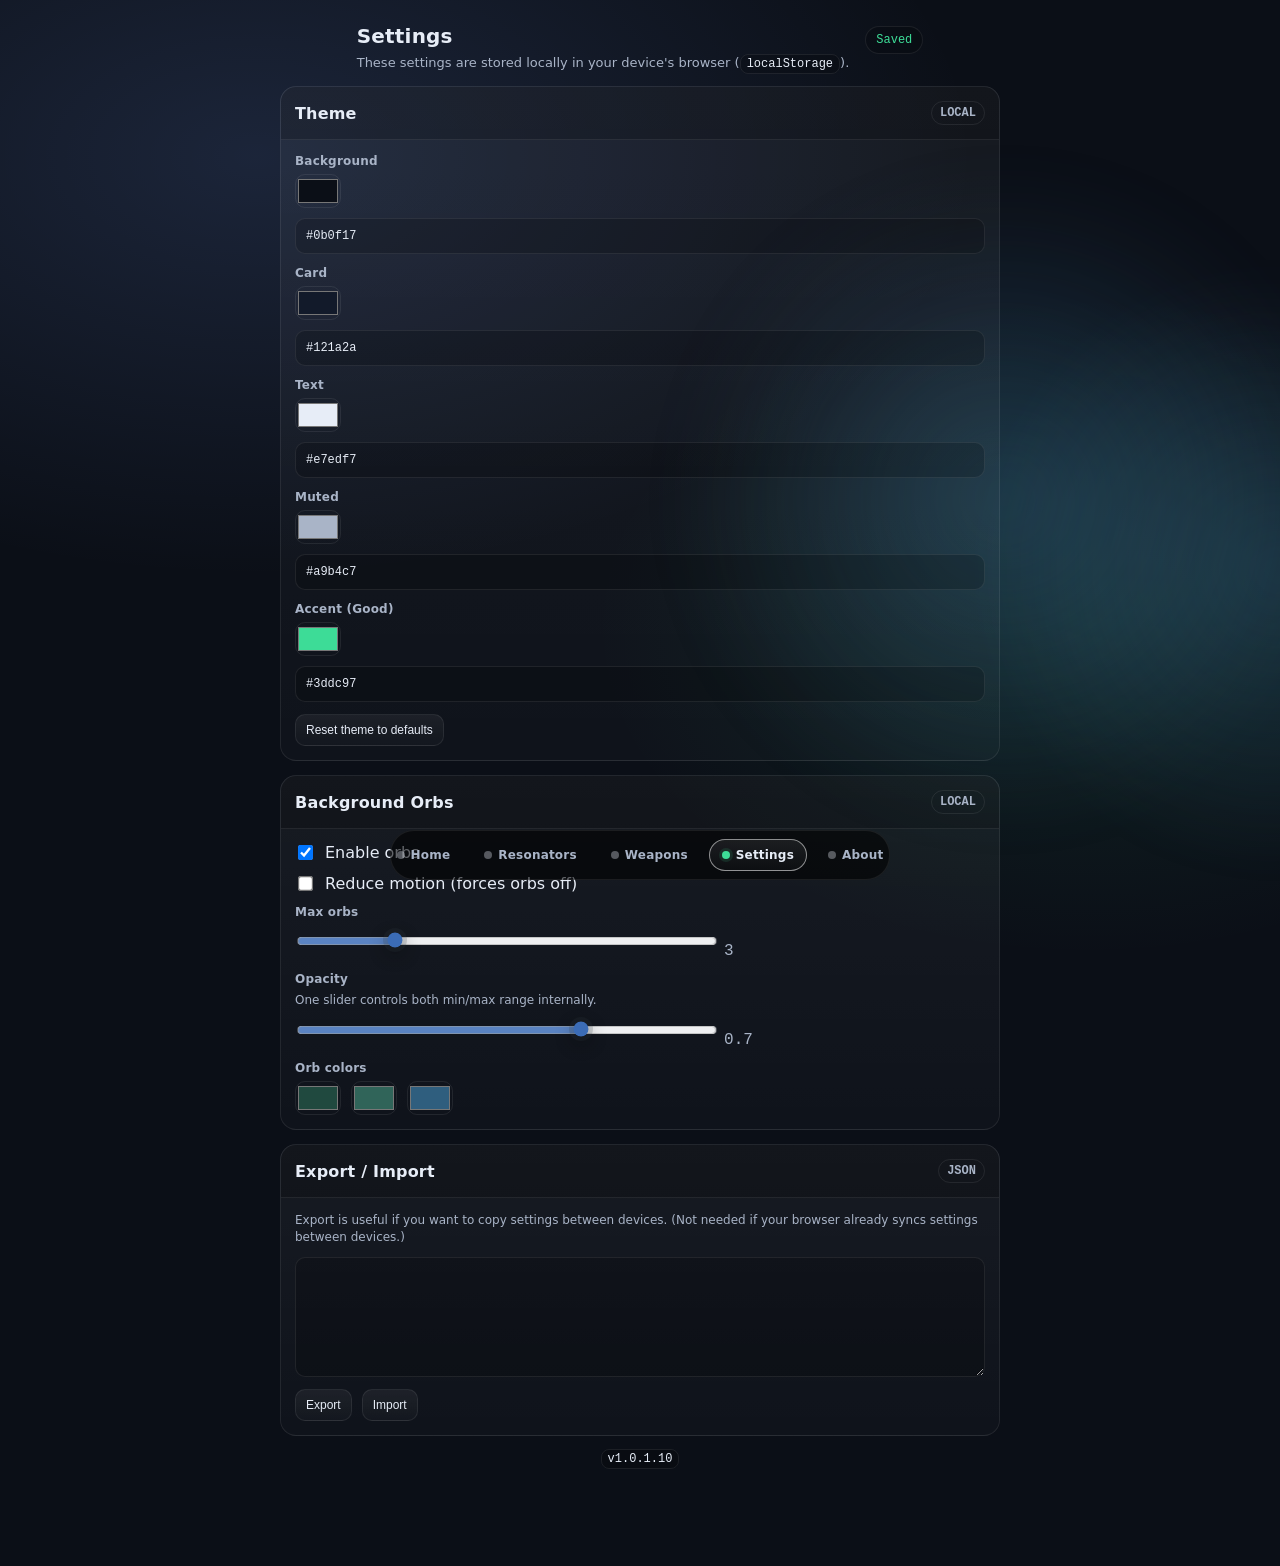
<file: pages/settings/index.html>
<!doctype html>
<html lang="en">
	<head>
		<meta charset="utf-8" />
		<meta name="viewport" content="width=device-width,initial-scale=1,viewport-fit=cover" />
		<meta name="theme-color" content="#0b0f17">
		<meta name="apple-mobile-web-app-capable" content="yes">
		<meta name="apple-mobile-web-app-status-bar-style" content="black-translucent">
		<title>Settings</title>
		<link rel="icon" href="../../favicon.ico" sizes="any">
		<link rel="stylesheet" href="../../assets/site.css">
	</head>
	<body>
		<div class="wrap">
			<header>
				<div>
					<h1>Settings</h1>
					<div class="sub">
						These settings are stored locally in your device's browser (<code class="inline">localStorage</code>).
					</div>
				</div>
				<div class="toolbar">
					<div class="okPill" id="saveState">Not saved yet</div>
				</div>
			</header>
			<div class="grid">
				<section class="card" style="width: 100%;">
					<div class="head">
						<div class="title">Theme</div>
						<div class="tag">LOCAL</div>
					</div>
					<div class="form">
						<div class="field">
							<div class="label">Background</div>
							<div class="controlRow">
								<input type="color" id="bg" />
								<input type="text" id="bgText" />
							</div>
						</div>
						<div class="field">
							<div class="label">Card</div>
							<div class="controlRow">
								<input type="color" id="card" />
								<input type="text" id="cardText" />
							</div>
						</div>
						<div class="field">
							<div class="label">Text</div>
							<div class="controlRow">
								<input type="color" id="text" />
								<input type="text" id="textText" />
							</div>
						</div>
						<div class="field">
							<div class="label">Muted</div>
							<div class="controlRow">
								<input type="color" id="muted" />
								<input type="text" id="mutedText" />
							</div>
						</div>
						<div class="field">
							<div class="label">Accent (Good)</div>
							<div class="controlRow">
								<input type="color" id="good" />
								<input type="text" id="goodText" />
							</div>
						</div>
						<div class="controlRow">
							<button class="smallBtn" id="resetThemeBtn" type="button">Reset theme to defaults</button>
						</div>
					</div>
				</section>
				<section class="card" style="width: 100%;">
					<div class="head">
						<div class="title">Background Orbs</div>
						<div class="tag">LOCAL</div>
					</div>
					<div class="form">
						<label class="switch">
						<input type="checkbox" id="orbsEnabled" />
						<span>Enable orbs</span>
						</label>
						<label class="switch">
						<input type="checkbox" id="reduceMotion" />
						<span>Reduce motion (forces orbs off)</span>
						</label>
						<div class="field">
							<div class="label">Max orbs</div>
							<div class="sliderControl">
								<input type="range" id="maxOrbs" min="1" max="10" step="1" />
								<span class="mono muted" id="maxOrbsVal">—</span>
							</div>
						</div>
						<div class="field">
							<div class="label">Opacity</div>
							<div class="help">One slider controls both min/max range internally.</div>
							<div class="sliderControl">
								<input type="range" id="orbOpacity" min="0.05" max="1" step="0.05" />
								<span class="mono muted" id="orbOpacityVal">—</span>
							</div>
						</div>
						<div class="field">
							<div class="label">Orb colors</div>
							<div class="controlRow">
								<input type="color" id="orbC0" />
								<input type="color" id="orbC1" />
								<input type="color" id="orbC2" />
							</div>
						</div>
					</div>
				</section>
				<section class="card span2" style="width: 100%;">
					<div class="head">
						<div class="title">Export / Import</div>
						<div class="tag">JSON</div>
					</div>
					<div class="form">
						<div class="help">
							Export is useful if you want to copy settings between devices. (Not needed if your browser already syncs settings between devices.)
						</div>
						<textarea id="jsonBox" spellcheck="false"></textarea>
						<div class="controlRow">
							<button class="smallBtn" id="exportBtn" type="button">Export</button>
							<button class="smallBtn" id="importBtn" type="button">Import</button>
						</div>
					</div>
				</section>
			</div>
			<!-- <div class="cornerRefresh">
				<button style="background:rgba(15, 21, 32, 0.98);" id="hardRefreshBtn" type="button" title="Refresh">↻</button>
			</div> -->
			<div class="footer">
				<code class="inline" id="versionCode">v—</code>
			</div>
			<div class="tabsBar">
				<nav class="tabs">
					<a class="tabBtn" data-tab="home" href="../../"><span class="tabDot"></span> Home</a>
					<a class="tabBtn" data-tab="resonators" href="../resonators/"><span class="tabDot"></span> Resonators</a>
					<a class="tabBtn" data-tab="weapons" href="../weapons/"><span class="tabDot"></span> Weapons</a>
					<a class="tabBtn active" data-tab="settings" href="../settings/"><span class="tabDot"></span> Settings</a>
					<a class="tabBtn" data-tab="about" href="../about/"><span class="tabDot"></span> About</a>
				</nav>
			</div>
		</div>
		<script type="module">
			import {
			  initAppSettings,
			  loadAppSettings,
			  saveAppSettings,
			  applyAppSettings,
			  getDefaultAppSettings,
			  exportAppSettingsJson,
			  importAppSettingsJson,
			  startOrbBackgroundFromSettings,
			  autoMarkActiveTab,
			hardReload
			} from "../../assets/site.js";
			
			import { _VERSION } from "../../assets/site.js";
			document.getElementById("versionCode").textContent = `v${_VERSION}`;
			
			initAppSettings();
			startOrbBackgroundFromSettings({ spawnEveryMs: 900, sizeMin: 300, sizeMax: 640 });
			autoMarkActiveTab("settings");
			
			const saveState = document.getElementById("saveState");
			
			const els = {
			  bg: document.getElementById("bg"),
			  bgText: document.getElementById("bgText"),
			  card: document.getElementById("card"),
			  cardText: document.getElementById("cardText"),
			  text: document.getElementById("text"),
			  textText: document.getElementById("textText"),
			  muted: document.getElementById("muted"),
			  mutedText: document.getElementById("mutedText"),
			  good: document.getElementById("good"),
			  goodText: document.getElementById("goodText"),
			
			  resetThemeBtn: document.getElementById("resetThemeBtn"),
			
			  orbsEnabled: document.getElementById("orbsEnabled"),
			  reduceMotion: document.getElementById("reduceMotion"),
			  maxOrbs: document.getElementById("maxOrbs"),
			  maxOrbsVal: document.getElementById("maxOrbsVal"),
			  orbOpacity: document.getElementById("orbOpacity"),
			  orbOpacityVal: document.getElementById("orbOpacityVal"),
			  orbC0: document.getElementById("orbC0"),
			  orbC1: document.getElementById("orbC1"),
			  orbC2: document.getElementById("orbC2"),
			
			  jsonBox: document.getElementById("jsonBox"),
			  exportBtn: document.getElementById("exportBtn"),
			  importBtn: document.getElementById("importBtn"),
			};
			
			function setSavedPill(ok) {
			  saveState.textContent = ok ? "Saved" : "Not saved";
			  saveState.style.color = ok ? "var(--good)" : "var(--muted)";
			}
			
			function syncUiFromSettings(s) {
			  const tv = s.themeVars;
			
			  // Theme color inputs
			  els.bg.value = tv.bg;
			  els.bgText.value = tv.bg;
			
			  els.card.value = tv.card;
			  els.cardText.value = tv.card;
			
			  els.text.value = tv.text;
			  els.textText.value = tv.text;
			
			  els.muted.value = tv.muted;
			  els.mutedText.value = tv.muted;
			
			  els.good.value = tv.good;
			  els.goodText.value = tv.good;
			
			  // Orbs
			  els.orbsEnabled.checked = !!s.orbs?.enabled;
			  els.reduceMotion.checked = !!s.reduceMotion;
			
			  const maxOrbs = Number(s.orbs?.maxOrbs ?? 5);
			  els.maxOrbs.value = String(maxOrbs);
			  els.maxOrbsVal.textContent = String(maxOrbs);
			
			  // opacity: if user saved a number, use it; if object, derive a sensible “max”
			  const op = s.orbs?.opacity;
			  let opVal = 0.6;
			  if (typeof op === "number") opVal = op;
			  else if (op && typeof op === "object" && typeof op.max === "number") opVal = op.max;
			  els.orbOpacity.value = String(opVal);
			  els.orbOpacityVal.textContent = String(opVal);
			
			  const cols = Array.isArray(s.orbs?.colors) ? s.orbs.colors : ["#20493f", "#306459", "#2f5e7e"];
			  els.orbC0.value = cols[0] || "#20493f";
			  els.orbC1.value = cols[1] || "#306459";
			  els.orbC2.value = cols[2] || "#2f5e7e";
			}
			
			function writeThemeVar(s, key, value) {
			  if (!s.themeVars) s.themeVars = {};
			  s.themeVars[key] = String(value || "").trim();
			}
			
			function commit(s) {
			  const ok = saveAppSettings(s);
			  applyAppSettings(s);
			  setSavedPill(ok);
			}
			
			let S = loadAppSettings();
			applyAppSettings(S);
			syncUiFromSettings(S);
			setSavedPill(true);
			
			// Theme binding helper
			function bindColorPair(colorEl, textEl, key) {
			  const onColor = () => {
			    S = loadAppSettings(); // re-load to avoid stomping other controls
			    writeThemeVar(S, key, colorEl.value);
			    textEl.value = colorEl.value;
			    commit(S);
			  };
			  const onText = () => {
			    const v = textEl.value.trim();
			    if (!v) return;
			    S = loadAppSettings();
			    writeThemeVar(S, key, v);
			    // best-effort: set color picker if valid hex
			    if (/^#([0-9a-fA-F]{6})$/.test(v)) colorEl.value = v;
			    commit(S);
			  };
			
			  colorEl.addEventListener("input", onColor);
			  textEl.addEventListener("change", onText);
			}
			
			bindColorPair(els.bg, els.bgText, "bg");
			bindColorPair(els.card, els.cardText, "card");
			bindColorPair(els.text, els.textText, "text");
			bindColorPair(els.muted, els.mutedText, "muted");
			bindColorPair(els.good, els.goodText, "good");
			
			els.resetThemeBtn.addEventListener("click", () => {
			  const d = getDefaultAppSettings();
			  S = loadAppSettings();
			  S.themeVars = d.themeVars;
			  commit(S);
			  syncUiFromSettings(S);
			});
			
			// Orbs
			els.orbsEnabled.addEventListener("change", () => {
			  S = loadAppSettings();
			  if (!S.orbs) S.orbs = {};
			  S.orbs.enabled = !!els.orbsEnabled.checked;
			  commit(S);
			});
			
			els.reduceMotion.addEventListener("change", () => {
			  S = loadAppSettings();
			  S.reduceMotion = !!els.reduceMotion.checked;
			  commit(S);
			});
			
			els.maxOrbs.addEventListener("input", () => {
			  els.maxOrbsVal.textContent = els.maxOrbs.value;
			});
			els.maxOrbs.addEventListener("change", () => {
			  S = loadAppSettings();
			  if (!S.orbs) S.orbs = {};
			  S.orbs.maxOrbs = Number(els.maxOrbs.value) || 5;
			  commit(S);
			});
			
			els.orbOpacity.addEventListener("input", () => {
			  els.orbOpacityVal.textContent = els.orbOpacity.value;
			});
			els.orbOpacity.addEventListener("change", () => {
			  S = loadAppSettings();
			  if (!S.orbs) S.orbs = {};
			  const v = Math.max(0, Math.min(1, Number(els.orbOpacity.value) || 0.6));
			  // store as {min,max} so it still feels organic
			  S.orbs.opacity = { min: Math.max(0, v - 0.25), max: v };
			  commit(S);
			});
			
			function updateOrbColors() {
			  S = loadAppSettings();
			  if (!S.orbs) S.orbs = {};
			  S.orbs.colors = [els.orbC0.value, els.orbC1.value, els.orbC2.value];
			  commit(S);
			}
			
			els.orbC0.addEventListener("input", updateOrbColors);
			els.orbC1.addEventListener("input", updateOrbColors);
			els.orbC2.addEventListener("input", updateOrbColors);
			document.getElementById("hardRefreshBtn")?.addEventListener("click", hardReload);
			
			// Export / Import
			els.exportBtn.addEventListener("click", () => {
			  els.jsonBox.value = exportAppSettingsJson();
			});
			
			els.importBtn.addEventListener("click", () => {
			  const res = importAppSettingsJson(els.jsonBox.value);
			  if (!res.ok) {
			    alert(res.error || "Import failed");
			    return;
			  }
			  S = loadAppSettings();
			  syncUiFromSettings(S);
			  setSavedPill(true);
			});
			
			// If another tab changes settings, resync UI here too
			window.addEventListener("storage", (ev) => {
			  if (ev.key !== "JWWT_SETTINGS_v1") return;
			  S = loadAppSettings();
			  syncUiFromSettings(S);
			});
		</script>
	</body>
</html>
</file>
<file: assets/site.css>
:root {
	--bg: #0b0f17;
	--card: #121a2a;
	--text: #e7edf7;
	--muted: #a9b4c7;
	--border: rgba(255, 255, 255, .08);
	--good: #3ddc97;
	--warn: #ffcc66;
	--bad: #ff6b6b;
	--mono: ui-monospace, SFMono-Regular, Menlo, Monaco, Consolas, "Liberation Mono", "Courier New", monospace;
	--ui: system-ui, -apple-system, Segoe UI, Roboto, Arial, sans-serif;
}

/* Keep scrolling, hide scrollbar (page-level) */
html, body{
  overflow: auto;              /* or leave default */
  -ms-overflow-style: none;    /* IE/old Edge */
  scrollbar-width: none;       /* Firefox */
}

html::-webkit-scrollbar,
body::-webkit-scrollbar{
  width: 0;
  height: 0;
}

* {
	box-sizing: border-box;
}

body {
	margin: 0;
	font-family: var(--ui);
	color: var(--text);
	background:
		radial-gradient(1200px 700px at 20% 10%, rgba(122, 162, 255, .15), transparent 60%),
		radial-gradient(900px 600px at 85% 40%, rgba(61, 220, 151, .10), transparent 55%),
		var(--bg);
	min-height: 100vh;
	display: flex;
	justify-content: center;
	padding:
		calc(24px + env(safe-area-inset-top)) calc(24px + env(safe-area-inset-right)) calc(24px + env(safe-area-inset-bottom)) calc(24px + env(safe-area-inset-left));
}

.wrap { width: min(1040px, 100%); }

header {
	display: flex;
	flex-wrap: wrap;
	gap: 12px 16px;
	align-items: baseline;
	justify-content: space-between;
	margin-bottom: 14px;
}

h1 {
	font-size: 20px;
	margin: 0;
	letter-spacing: .2px;
}

.cornerRefresh {
	position: fixed;
	left: 12px;
	bottom: 12px;
	z-index: 9999;
}

@supports (padding: max(0px)) {
	.cornerRefresh {
		left: max(12px, env(safe-area-inset-left));
		bottom: max(12px, env(safe-area-inset-bottom));
	}
}

.sub {
	color: var(--muted);
	font-size: 13px;
	margin-top: 6px;
	line-height: 1.35;
}

.toolbar {
	display: flex;
	gap: 10px;
	flex-wrap: wrap;
	align-items: center;
	justify-content: flex-end;
}

.pill {
	font-family: var(--mono);
	font-size: 12px;
	color: var(--muted);
	padding: 8px 10px;
	border: 1px solid var(--border);
	border-radius: 999px;
	background: rgba(0, 0, 0, .15);
	white-space: nowrap;
}

button {
	appearance: none;
	border: 1px solid var(--border);
	background: linear-gradient(180deg, rgba(255, 255, 255, .06), rgba(255, 255, 255, .02));
	color: var(--text);
	padding: 4px 8px;
	border-radius: 128px;
	cursor: pointer;
	font-weight: 500;
	font-size: 14px;
	white-space: nowrap;
}

button:hover {
	border-color: rgba(255, 255, 255, .16);
}

button:active {
	transform: translateY(1px);
}

.grid{
  display:grid;
  gap:14px;
  grid-template-columns: min(720px, 100%);
  justify-content: center;
}

@media (max-width: 1100px) {
	.grid {
		grid-template-columns: 2fr;
	}
}

.btn {
	display: inline-flex;
	align-items: center;
	gap: 10px;
}

.btnIcon {
	width: 18px;
	height: 18px;
	opacity: .9;
	flex: 0 0 auto;
	background-size: contain;
	background-repeat: no-repeat;
	background-position: center;
	transform: translateY(-.5px);
}

.bgLock {
	background-image: url("https://cdn-icons-png.freepik.com/512/8336/8336773.png");
}

.bgFile {
	background-image: url("https://cdn-icons-png.freepik.com/512/8336/8336773.png");
}

/* ============================================================
   App cards (JApps home)
   ============================================================ */
/* Section card: holds multiple apps */
.appSection{
  width: 100%;
  max-width: 720px;
}

/* inner grid of apps within a section */
.appSectionGrid{
  padding: 14px;
  display: grid;
  gap: 14px;
  
  /* tile layout inside the section */
  grid-template-columns: repeat(auto-fit, minmax(220px, 1fr));
  justify-items: center;
}

/* app tile inside a section */
.appTile{
  width: 100%;
  border: 1px solid rgba(255,255,255,.06);
  border-radius: 14px;
  background: rgba(0,0,0,.10);
  overflow: hidden;
}

.appTileTop{
  padding: 12px;
  display:flex;
  align-items:center;
  gap:10px;
  border-bottom: 1px solid rgba(255,255,255,.06);
  background: rgba(0,0,0,.10);
}

.appTileTitle{
  font-weight: 800;
  letter-spacing: .2px;
  min-width: 0;
  overflow: hidden;
  text-overflow: ellipsis;
  white-space: nowrap;
}

.appCard {
	width: fit-content;
	min-width: 320px;
}

.appLink {
	display: block;
	color: inherit;
	text-decoration: none;
}

.appBody {
	padding: 14px;
	display: flex;
	align-items: center;
	justify-content: center;
}

.appIcon {
	width:		128px;
	height:		128px;
	min-width:  64px;
	min-height: 64px;
	aspect-ratio: 1 / 1;
	
	display: flex;
	border-radius: 12px;
	box-shadow: 0 0 0 1px rgba(255, 255, 255, .12);
	background: rgba(0, 0, 0, .18);
	object-fit: cover;
	/* good for non-ico images; harmless otherwise */

	transition: transform 160ms ease;
	-webkit-tap-highlight-color: transparent;
	z-index: 20;
}

.appIcon:hover {
	transform: scale(1.05);
}

.appIcon:active {
	transform: scale(0.95);
}

/* Icon-only clickable area */
.appIconLink {
	display: inline-flex;
	align-items: center;
	width: fit-content;
	flex-direction: column;
	border-radius: 12px;
	/* match .appIcon */
	/* overflow: hidden; */
	gap: 8px;
	/* clips image corners cleanly */
	outline: none;
	/* we’ll replace default outline */
	-webkit-tap-highlight-color: transparent;
}

/* Focus ring should be on the anchor (the focusable thing) */
.appIconLink:focus-visible{
  box-shadow:
    0 0 0 3px rgba(255, 204, 102, .65),
    0 0 0 7px rgba(0, 0, 0, .25);
}

.appIconLink:active{
  box-shadow:
    0 0 0 3px rgba(255, 204, 102, .55),
    0 0 0 7px rgba(0, 0, 0, .22);
}

/* Hover polish to make it feel clickable */
.appCard {
	transition: transform 160ms ease, border-color 160ms ease, background 160ms ease;
}

/* .appCard:hover{
  border-color: rgba(255,255,255,.16);
  transform: translateY(-1px);
} */

/* .appCard:active{
  transform: translateY(0px);
} */

.card {
	border: 1px solid var(--border);
	border-radius: 16px;
	overflow: hidden;
	background: linear-gradient(180deg, rgba(255, 255, 255, .05), rgba(255, 255, 255, .02));
}

.card .head {
	padding: 14px 14px 14px 14px;
	display: flex;
	align-items: center;
	justify-content: space-between;
	gap: 10px;
	border-bottom: 1px solid var(--border);
	background: rgba(0, 0, 0, .18);
}

.card .title {
	font-weight: 800;
	letter-spacing: .2px;
	display: flex;
	align-items: center;
	gap: 10px;
}

.tag {
	font-size: 12px;
	font-weight: 800;
	padding: 4px 8px;
	border-radius: 999px;
	border: 1px solid var(--border);
	color: var(--muted);
	font-family: var(--mono);
	white-space: nowrap;
}

table {
	width: 100%;
	border-collapse: collapse;
}

thead th {
	text-align: left;
	font-size: 12px;
	color: var(--muted);
	font-weight: 700;
	padding: 10px 14px;
	border-bottom: 1px solid var(--border);
	background: rgba(0, 0, 0, .10);
	white-space: nowrap;
}

tbody td {
	padding: 12px 14px;
	border-bottom: 1px solid rgba(255, 255, 255, .05);
	vertical-align: top;
	font-size: 13px;
}

tbody tr:last-child td {
	border-bottom: none;
}

.mono {
	font-family: var(--mono);
}

.muted {
	color: var(--muted);
}

.right {
	text-align: right;
}

.statusDot {
	width: 10px;
	height: 10px;
	border-radius: 50%;
	background: var(--good);
	box-shadow: 0 0 0 3px rgba(61, 220, 151, .10);
	flex: 0 0 auto;
}

.statusDot.warn {
	background: var(--warn);
	box-shadow: 0 0 0 3px rgba(255, 204, 102, .10);
}

.statusDot.bad {
	background: var(--bad);
	box-shadow: 0 0 0 3px rgba(255, 107, 107, .12);
}

.statusDot.off {
	background: rgba(231, 237, 247, .22);
	box-shadow: 0 0 0 3px rgba(231, 237, 247, .08);
}

tr.ended td {
	opacity: .65;
}

.footer {
	margin-top: 14px;
	color: var(--muted);
	font-size: 12px;
	line-height: 1.45;
}

code.inline {
	font-family: var(--mono);
	font-size: 12px;
	padding: 2px 6px;
	border-radius: 8px;
	border: 1px solid var(--border);
	background: rgba(0, 0, 0, .18);
	color: var(--text);
	white-space: nowrap;
}

/* Inline hyperlink pill */
a.inlineLink {
	font-family: var(--mono);
	font-size: 12px;
	padding: 2px 6px;
	border-radius: 8px;
	border: 1px solid var(--border);
	background: rgba(0, 0, 0, .18);
	color: var(--text);
	text-decoration: none;
	display: inline-block;
	white-space: nowrap;
}

a.inlineLink:hover {
	border-color: rgba(255, 255, 255, .16);
	text-decoration: underline;
}

a.inlineLink:active {
	transform: translateY(1px);
}

/* Platform pills */
.platformLinks {
	display: flex;
	flex-wrap: wrap;
	gap: 8px;
	margin-left: 8px;
	align-items: center;
}

a.platformLink {
	font-family: var(--mono);
	font-size: 12px;
	padding: 4px 8px;
	border-radius: 10px;
	border: 1px solid var(--border);
	background: rgba(0, 0, 0, .18);
	color: var(--text);
	text-decoration: none;
	display: inline-flex;
	align-items: center;
	gap: 8px;
	white-space: nowrap;
	flex: 0 0 auto;
}

a.platformLink:hover {
	border-color: rgba(255, 255, 255, .16);
	text-decoration: underline;
}

a.platformLink:active {
	transform: translateY(1px);
}

.platformIcon {
	width: 16px;
	height: 16px;
	border-radius: 4px;
	flex: 0 0 auto;
	image-rendering: auto;
}

/* Make the friends table willing to overflow horizontally */
#friendsScroll table {
	width: max-content;
	min-width: 100%;
}

/* Prefer scrolling over wrapping */
#friendsScroll th,
#friendsScroll td {
	white-space: nowrap;
}

/* Sortable headers */
#friendsScroll thead th[data-sort] {
	cursor: pointer;
	user-select: none;
	-webkit-user-select: none;
}

#friendsScroll thead th[data-sort] .thArrow {
	display: inline-block;
	margin-left: 6px;
	font-size: .55em;
	/* ~0.5x-ish */
	opacity: .75;
	transform: translateY(-1px);
}

#friendsScroll thead th[data-sort].isActive .thArrow {
	opacity: .95;
}

/* Friend cell: avatar + text never stack */
.friendCell {
	display: flex;
	align-items: center;
	gap: 10px;
	flex-wrap: nowrap;
}

/* Avatar should never shrink */
.friendAvatar {
	flex: 0 0 auto;
	width: 28px;
	height: 28px;
	border-radius: 999px;
	box-shadow: 0 0 0 1px rgba(255, 255, 255, .12);
}

.friendAvatar.ph {
	background: rgba(255, 255, 255, .06);
	box-shadow: 0 0 0 1px rgba(255, 255, 255, .10);
}

/* The text block also should not shrink into wrapping */
.friendMeta {
	display: flex;
	flex-direction: column;
	gap: 2px;
	flex: 0 0 auto;
}

.friendTop {
	display: flex;
	align-items: center;
	gap: 8px;
	flex-wrap: nowrap;
}

.friendSub {
	display: flex;
	gap: 6px;
	flex-wrap: nowrap;
	font-size: 12px;
	opacity: .78;
}

.friendDisplay {
	font-weight: 800;
	cursor: pointer;
}

.friendCopy {
	cursor: pointer;
}


/* ============================================================
   Horizontal scroll + conditional fade edges
   ============================================================ */

.hScroll {
	overflow-x: auto;
	-webkit-overflow-scrolling: touch;
	position: relative;
}

/* Table wrapper */
.tableScroll {
	overflow-x: auto;
	-webkit-overflow-scrolling: touch;
	position: relative;
}

.tableScroll table {
	min-width: 480px;
}

/* Toolbar fade wrapper needs to clip its ::before/::after */
#toolbarFade {
	overflow: hidden;
	border-radius: 999px;
	max-width: 100%;

	background: rgba(0, 0, 0, .10);
	border: 1px solid var(--border);
	padding: 2px;
}

/* Flexbox gotcha: allow the fadeWrap to shrink inside header */
header>#toolbarFade {
	min-width: 0;
}

/* Fades: only visible when .isScrollable is present.
   Left fade hidden when atStart, right fade hidden when atEnd. */
.fadeScroll::before,
.fadeScroll::after {
	content: "";
	position: absolute;
	top: 0;
	bottom: 0;
	width: 26px;
	pointer-events: none;
	opacity: 0;
	transition: opacity 160ms ease;
}

.fadeScroll::before {
	left: 0;
	background: linear-gradient(90deg, rgba(11, 15, 23, .98), rgba(11, 15, 23, 0));
}

.fadeScroll::after {
	right: 0;
	background: linear-gradient(270deg, rgba(11, 15, 23, .98), rgba(11, 15, 23, 0));
}

.fadeScroll.isScrollable::before,
.fadeScroll.isScrollable::after {
	opacity: 1;
}

.fadeScroll.isScrollable.atStart::before {
	opacity: 0;
}

.fadeScroll.isScrollable.atEnd::after {
	opacity: 0;
}

/* Inner scroller stays purely a scroller */
.fadeWrap>.tableScroll,
.fadeWrap>.hScroll {
	position: relative;
}

/* Fades must live on a NON-scrolling wrapper */
.fadeWrap {
	position: relative;
}

/* Fades */
.fadeWrap.fadeScroll::before,
.fadeWrap.fadeScroll::after {
	content: "";
	position: absolute;
	top: 0;
	bottom: 0;
	width: 26px;
	pointer-events: none;
	opacity: 0;
	transition: opacity 240ms ease-out;

	z-index: 3;
}

.fadeWrap.fadeScroll::before {
	left: 0;
	background: linear-gradient(90deg, rgba(11, 15, 23, .98), rgba(11, 15, 23, 0));
}

.fadeWrap.fadeScroll::after {
	right: 0;
	background: linear-gradient(270deg, rgba(11, 15, 23, .98), rgba(11, 15, 23, 0));
}

/* Only show when overflow exists */
.fadeWrap.fadeScroll.isScrollable::before,
.fadeWrap.fadeScroll.isScrollable::after {
	opacity: 1;
}

.fadeWrap.fadeScroll.isScrollable.atStart::before {
	opacity: 0;
}

.fadeWrap.fadeScroll.isScrollable.atEnd::after {
	opacity: 0;
}

/* Mobile: prefer swipe-scroll instead of wrapping for toolbar + platform row */
@media (max-width: 560px) {
	.toolbar {
		flex-wrap: nowrap;
		justify-content: flex-start;
	}

	.platformLinks {
		flex-wrap: nowrap;
	}

	body {
		padding:
			calc(16px + env(safe-area-inset-top)) calc(16px + env(safe-area-inset-right)) calc(16px + env(safe-area-inset-bottom)) calc(16px + env(safe-area-inset-left));
	}
}

/* Themed scrollbars
/* WebKit: Chrome/Safari/Edge */

.tableScroll::-webkit-scrollbar,
.hScroll::-webkit-scrollbar {
	height: 10px;
}

.tableScroll::-webkit-scrollbar-track,
.hScroll::-webkit-scrollbar-track {
	background: transparent;
}

.tableScroll::-webkit-scrollbar-thumb,
.hScroll::-webkit-scrollbar-thumb {
	background: rgba(231, 237, 247, .18);
	border-radius: 999px;
	border: 3px solid transparent;
	background-clip: content-box;
}

.tableScroll::-webkit-scrollbar-thumb:hover,
.hScroll::-webkit-scrollbar-thumb:hover {
	background: rgba(231, 237, 247, .28);
	border: 3px solid transparent;
	background-clip: content-box;
}

/* Firefox */
.tableScroll,
.hScroll {
	scrollbar-color: rgba(231, 237, 247, .22) transparent;
	scrollbar-width: thin;
}

/* ===== Bottom Tabs Dock (iOS rubber-band safe) ===== */
.tabsBar{
  position: fixed;
  left: 0;
  right: 0;
  bottom: 0;

  z-index: 9999;
  pointer-events: none;

  /* this is the dock area that will cover the bottom “border” space */
  padding-left: max(12px, env(safe-area-inset-left));
  padding-right: max(12px, env(safe-area-inset-right));
  padding-bottom: env(safe-area-inset-bottom);
}

/* Dock underlay that fills to the very bottom even during overscroll */
.tabsBar::before{
  content:"";
  position:absolute;
  left:0;
  right:0;
  bottom:0;

  height: calc(env(safe-area-inset-bottom) + 64px);

  background: transparent;

  pointer-events:none;
}

/* ===== Bottom Tabs Dock (iOS rubber-band safe) ===== */

.tabsBar .tabs{
  pointer-events: auto;

  display: flex;
  align-items: center;
  justify-content: center;
  flex-wrap: nowrap;

  gap: 8px;
  padding: 8px;

  border: 1px solid var(--border);
  border-radius: 24px;
  background: rgba(0,0,0,.58);
  transition: background-color 400ms ease, border-color 400ms ease;

  /* ✅ let content decide width, but don't exceed the viewport */
  width: fit-content;
  max-width: calc(100vw - 24px - env(safe-area-inset-left) - env(safe-area-inset-right));

  /* ✅ if tabs don't fit, scroll instead of clipping/ellipsis */
  overflow-x: auto;
  overflow-y: hidden;
  -webkit-overflow-scrolling: touch;

  margin: 0 auto 12px auto;
}

/* Hide scrollbar for the tabs row (optional, matches your style) */
.tabsBar .tabs::-webkit-scrollbar{ height: 0; }
.tabsBar .tabs{ scrollbar-width: none; }

/* Each button sizes to its label */
.tabBtn{
  position: relative;
  appearance: none;
  border: 1px solid transparent;
  background: transparent;
  color: var(--muted);
  text-decoration: none;

  padding: 8px 12px;
  border-radius: 24px;
  cursor: pointer;

  font-weight: 800;
  font-size: 12px;
  letter-spacing: .2px;

  display: inline-flex;
  align-items: center;
  gap: 6px;
  justify-content: center;

  /* ✅ don't force equal widths */
  flex: 0 0 auto;
  min-width: max-content;

  /* ✅ do not ellipsis tab labels */
  white-space: nowrap;
  overflow: visible;
  text-overflow: unset;

  transition: background-color 300ms ease, border-color 300ms ease, color 300ms ease;
}

/* Small phones: tighten slightly so you scroll less often */
@media (max-width: 420px){
  .tabBtn{
    padding: 7px 10px;
    font-size: 11px;
    gap: 5px;
  }
  .tabDot{
    width: 7px;
    height: 7px;
    flex: 0 0 7px;
  }
}


@supports (padding: max(0px)) {
	.tabsBar {
		bottom: max(8px, env(safe-area-inset-bottom));
	}

	.tabsBar .tabs {
		/* respect left/right safe areas too */
		/* display: flex; */
		width: min(500px,
				calc(100vw - 24px - env(safe-area-inset-left) - env(safe-area-inset-right)));
	}
}

.tabBtn:hover {
	border-color: rgba(255, 255, 255, .42);
	color: var(--text);
}

.tabBtn.active {
	border: 1px solid rgba(255, 255, 255, .52);
	background: linear-gradient(180deg, rgba(255, 255, 255, .08), rgba(255, 255, 255, .02));
	color: var(--text);
}

.tabBtn.active:hover {
	border-color: rgba(255, 255, 255, .52);
	color: var(--text);
}

.tabDot {
	width: 8px;
	height: 8px;
	border-radius: 999px;
	aspect-ratio: 1 / 1;
	background: rgba(231, 237, 247, .35);
	flex-shrink: 0;
	flex: 0 0 8px;
}

.tabText {
	min-width: 0;
	overflow: hidden;
	text-overflow: ellipsis;
	white-space: nowrap;
}

.tabBtn.active .tabDot {
	background: var(--good);
	box-shadow: 0 0 0 3px rgba(61, 220, 151, .12);
}

.tabsBar .tabs:hover {
	background: rgba(0, 0, 0, .88);
}

@media (hover: none) {
	.tabsBar .tabs:active {
		background: rgba(0, 0, 0, .88);
	}
}

/* Only apply hover polish on real hover devices (mouse/trackpad) */
@media (hover: hover) and (pointer: fine){
  .weaponCard:hover{
    transform: scale(1.09);
  }

  .tabBtn:hover{
    border-color: rgba(255, 255, 255, .42);
    color: var(--text);
  }

  .tabsBar .tabs:hover{
    background: rgba(0, 0, 0, .88);
  }
}

/* Page containers */
.page {
	display: none;
}

.page.active {
	display: block;
}

/* ============================================================
   Orb background layer (required for startOrbBackground())
   ============================================================ */

.bgOrbs {
	position: fixed;
	inset: 0;
	overflow: hidden;
	pointer-events: none;
	z-index: 0;
}

:root {
	--tabsDockPad: 120px;
	/* fallback if JS doesn't run */
}

.wrap {
	position: relative;
	z-index: 1;
	padding-bottom: calc(var(--tabsDockPad) + env(safe-area-inset-bottom));
	align-items: center;
	display: flex;
	flex-direction: column;
}

/* Orb container now holds 2 inner layers that crossfade (morph),
   instead of creating/removing many .bgOrb nodes (layering). */
.bgOrb {
	position: absolute;
	left: 50%;
	top: 50%;
	width: 420px;
	height: 420px;
	border-radius: 999px;

	filter: blur(24px);
	opacity: 0;
	mix-blend-mode: screen;

	transform: translate3d(0, 0, 0);
	will-change: left, top, width, height, transform, opacity, filter;
}

.bgOrbLayer {
	position: absolute;
	inset: 0;
	border-radius: 999px;

	background: radial-gradient(circle,
			rgba(var(--rgb), var(--a)) 0%,
			rgba(var(--rgb), 0) 70%);

	opacity: 0;
	will-change: opacity;
}

@keyframes orbLife {
	0% {
		opacity: 0;
		transform: translate3d(0, 0, 0) scale(0.6);
	}

	18% {
		opacity: 0.85;
		transform: translate3d(calc(var(--dx) * 0.25), calc(var(--dy) * 0.25), 0) scale(1.06);
	}

	70% {
		opacity: 0.72;
		transform: translate3d(calc(var(--dx) * 0.85), calc(var(--dy) * 0.85), 0) scale(1.12);
	}

	100% {
		opacity: 0;
		transform: translate3d(var(--dx), var(--dy), 0) scale(0.72);
	}
}

/* Settings “hard off” helpers (driven by JS) */
:root.reduceMotion .bgOrbs,
:root.orbsOff .bgOrbs {
	display: none;
}

/* ============================================================
   Settings page form styles
   ============================================================ */

.form {
	padding: 14px;
	display: grid;
	gap: 12px;
}

.field {
	display: grid;
	gap: 6px;
}

.label {
	font-size: 12px;
	font-weight: 800;
	letter-spacing: .2px;
	color: var(--muted);
}

.help {
	font-size: 12px;
	color: var(--muted);
	line-height: 1.35;
}

.controlRow {
	display: flex;
	align-items: center;
	gap: 10px;
	flex-wrap: wrap;
}

/* Slider contrast + theme */
.sliderControl input[type="range"] {
	width: min(420px, 100%);
	accent-color: rgb(59, 108, 182);
	/* modern browsers */
	height: 28px;
	/* gives thumb room */
	background: transparent;
}

/* WebKit (Safari/iOS/Chrome/Edge) */
.sliderControl input[type="range"]::-webkit-slider-runnable-track {
	height: 8px;
	border-radius: 999px;
	background: rgba(231, 237, 247, .18);
	border: 1px solid rgba(255, 255, 255, .10);
}

.sliderControl input[type="range"]::-webkit-slider-thumb {
	-webkit-appearance: none;
	appearance: none;
	width: 18px;
	height: 18px;
	border-radius: 999px;

	background: var(--text);
	border: 1px solid rgba(255, 255, 255, .18);

	/* “glow” to pop off dark bg */
	box-shadow:
		0 0 0 4px rgba(52, 60, 70, 0.18),
		0 6px 18px rgba(0, 0, 0, .45);

	margin-top: -6px;
	/* centers thumb on 8px track */
}

.sliderControl input[type="range"]:hover::-webkit-slider-thumb {
	box-shadow:
		0 0 0 5px rgba(96, 123, 158, 0.199),
		0 8px 22px rgba(0, 0, 0, .55);
}

.sliderControl input[type="range"]:focus {
	outline: none;
}

.sliderControl input[type="range"]:focus-visible::-webkit-slider-thumb {
	box-shadow:
		0 0 0 6px rgba(61, 143, 220, 0.28),
		0 8px 22px rgba(0, 0, 0, .55);
}

/* Firefox */
.sliderControl input[type="range"]::-moz-range-track {
	height: 8px;
	border-radius: 999px;
	background: rgba(231, 237, 247, .18);
	border: 1px solid rgba(255, 255, 255, .10);
}

.sliderControl input[type="range"]::-moz-range-thumb {
	width: 18px;
	height: 18px;
	border-radius: 999px;
	background: var(--text);
	border: 1px solid rgba(255, 255, 255, .18);
	box-shadow:
		0 0 0 4px rgba(52, 60, 70, 0.18),
		0 6px 18px rgba(0, 0, 0, .45);
}

input[type="text"],
input[type="number"],
select,
textarea {
	width: 100%;
	color: var(--text);
	background: rgba(0, 0, 0, .18);
	border: 1px solid var(--border);
	border-radius: 10px;
	padding: 10px 10px;
	font-family: var(--mono);
	font-size: 12px;
	outline: none;
}

textarea {
	min-height: 120px;
	resize: vertical;
}

input[type="text"]:focus,
input[type="number"]:focus,
select:focus,
textarea:focus {
	border-color: rgba(255, 255, 255, .18);
}

input[type="color"] {
	width: 46px;
	height: 34px;
	border: 1px solid var(--border);
	border-radius: 10px;
	background: transparent;
	padding: 0;
}

input[type="range"] {
	width: min(420px, 100%);
}

.switch {
	display: flex;
	align-items: center;
	gap: 10px;
	user-select: none;
}

.switch input {
	transform: scale(1.15);
}

.smallBtn {
	padding: 8px 10px;
	font-size: 12px;
	border-radius: 10px;
}

.okPill {
	font-family: var(--mono);
	font-size: 12px;
	padding: 6px 10px;
	border-radius: 999px;
	border: 1px solid var(--border);
	background: rgba(0, 0, 0, .18);
	color: var(--muted);
}

/* =========================================
   Themed <select> controls (Release Notes)
   ========================================= */

.rnControls {
	display: flex;
	gap: 8px;
	flex-wrap: wrap;
	align-items: center;
	margin-bottom: 20px;
}

.rnLabel {
	/* min-width:40px; */
	width: max-content;
}

.selectWrap {
	position: relative;
	flex: 1;
	/* min-width:340px; */
	opacity: 1;
}

.selectWrap::after {
	content: "";
	position: absolute;
	right: 10px;
	top: 50%;
	width: 6px;
	height: 6px;
	transform: translateY(-60%) rotate(45deg);
	border-right: 2px solid var(--muted);
	border-bottom: 2px solid var(--muted);
	pointer-events: none;
	opacity: 1;
	background: transparent;
}

.selectWrap select {
	width: 100%;
	min-width: 80px;
	padding: 2px 0 2px 12px;
	border-radius: 14px;
	border: 1px solid var(--stroke);
	background: rgba(255, 255, 255, .06);
	color: var(--text);
	font: inherit;
	outline: none;
	height: 24px;

	-webkit-appearance: none;
	appearance: none;
}

.selectWrap select:hover {
	border-color: rgba(255, 255, 255, .22);
}

.selectWrap select:focus {
	border-color: rgba(255, 255, 255, .28);
	box-shadow: 0 0 0 3px rgba(255, 255, 255, .10);
}

.selectWrap select:disabled {
	opacity: .55;
	cursor: not-allowed;
}

.selectWrap option {
	background: #0b1020;
	color: #e9ecff;
}

/* ===== Landing Page Main Buttons ===== */

.centerNav {
	display: flex;
	justify-content: center;
	align-items: center;
	gap: 28px;
	margin: 60px 0;
	flex-wrap: wrap;
}

.bigBtn {
	display: flex;
	justify-content: center;
	align-items: center;
	min-width: 180px;
	padding: 22px 36px;
	border-radius: 16px;
	text-decoration: none;
	font: inherit;
	font-size: 1.2rem;
	font-weight: 600;
	color: white;

	background: linear-gradient(145deg, #1b2330, #121822);
	box-shadow:
		0 0 0 1px rgba(255,255,255,0.05),
		0 10px 30px rgba(0,0,0,0.4);

	transition: transform 0.15s ease,
				box-shadow 0.15s ease,
				background 0.2s ease;
}

.bigBtn:hover {
	transform: translateY(-3px) scale(1.03);
	box-shadow:
		0 0 0 1px rgba(255,255,255,0.08),
		0 18px 45px rgba(0,0,0,0.55);
	background: linear-gradient(145deg, #222c3b, #161d28);
}

.bigBtn:active {
	transform: scale(0.98);
}

@media (max-width: 600px) {
	.centerNav {
		gap: 18px;
		margin: 40px 0;
	}

	.bigBtn {
		width: 100%;
		max-width: 320px;
	}
}

/* Resonator Grid */
.resonatorGrid{
	display: grid;
	gap: 14px;
	padding: 16px;

	/* Mobile default (portrait phones) */
	grid-template-columns: repeat(2, 1fr);
}

/* Landscape phones / small tablets */
@media (min-width: 600px){
	.resonatorGrid{
		grid-template-columns: repeat(2, 1fr);
	}
}

/* Tablets */
@media (min-width: 900px){
	.resonatorGrid{
		grid-template-columns: repeat(3, 1fr);
	}
}

/* Desktop */
@media (min-width: 1200px){
	.resonatorGrid{
		grid-template-columns: repeat(5, 1fr);
	}
}

.resCard{
	cursor: pointer;
	border-radius: 12px;
	overflow: hidden;
	transition: transform 150ms ease, filter 150ms ease;
}

.resCard img{
	width: 100%;
	display: block;
	border-radius: 12px;
}

.resCard.unowned{
	filter: grayscale(100%) brightness(0.6);
	transform: scale(0.8);
}

.resCard:not(.unowned){
	filter: none;
	transform: scale(0.85);
}

.resCard:hover{
	transform: scale(0.95);
}

/* Touch feedback */
.weaponCard:active{
  transform: scale(1.02);
}

.tabBtn:active{
  transform: translateY(1px);
}

.weaponCard, .tabBtn{
  touch-action: manipulation;
}
</file>
